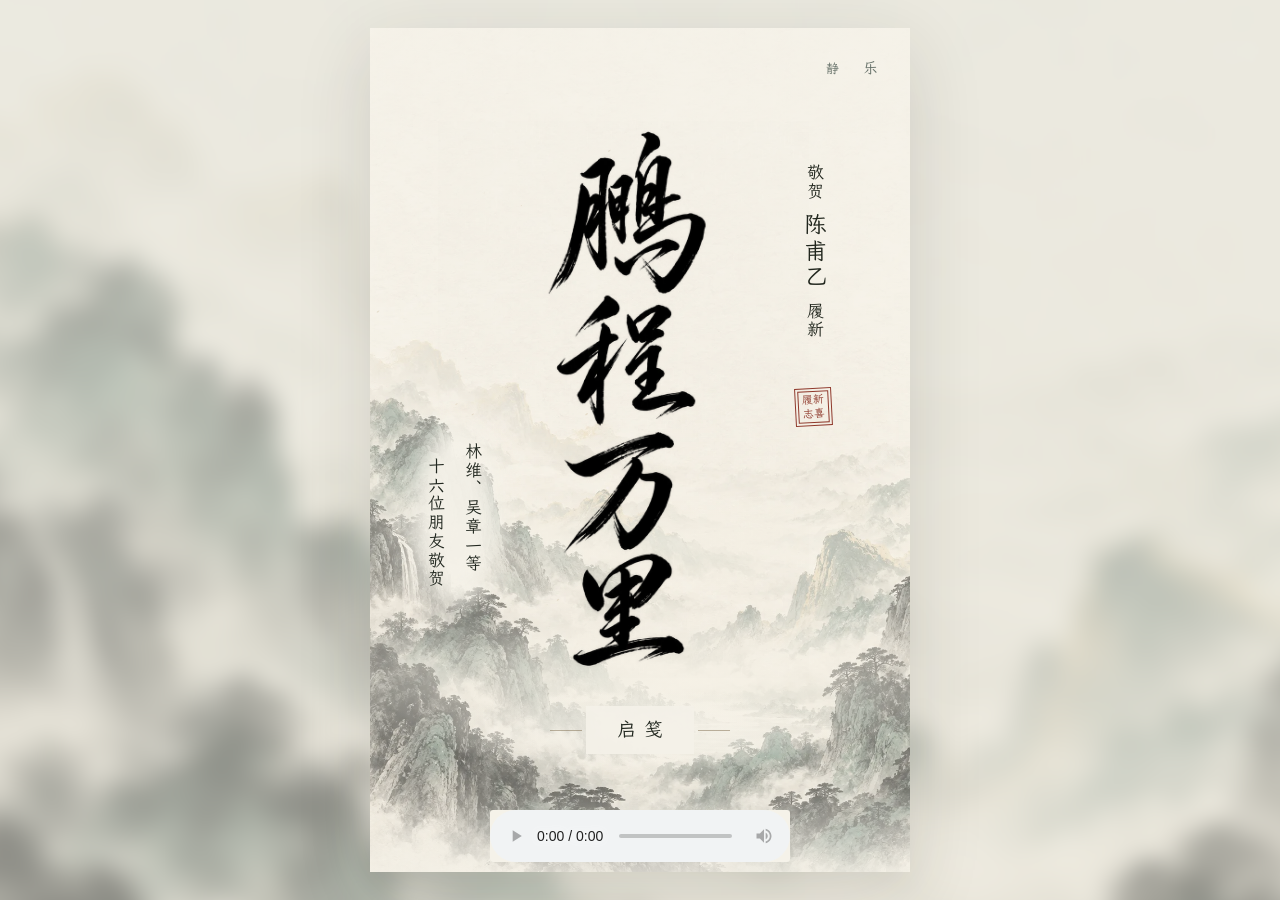
<file: index.html>
<!doctype html>
<html lang="zh-CN">
<head>
  <meta http-equiv="Content-Security-Policy" content="upgrade-insecure-requests">
  <meta charset="UTF-8">
  <meta name="viewport" content="width=device-width, initial-scale=1, viewport-fit=cover">
  <meta name="theme-color" content="#f3eee2">
  <meta name="robots" content="noindex, nofollow">
  <meta name="description" content="敬贺陈甫乙履新。鲲鹏展翅凌万里，骏马扬鞭赴新程。林维、吴章一等十六位朋友敬贺。">
  <meta property="og:title" content="敬贺陈甫乙履新">
  <meta property="og:description" content="鲲鹏展翅凌万里，骏马扬鞭赴新程。十六位朋友敬贺。">
  <meta property="og:type" content="website">
  <meta property="og:url" content="https://lewisanthonyywwcr9709-commits.github.io/qingyun-greeting/">
  <meta property="og:locale" content="zh_CN">
  <meta property="og:image" content="https://lewisanthonyywwcr9709-commits.github.io/qingyun-greeting/share-cover-calligraphy.png">
  <meta property="og:image:secure_url" content="https://lewisanthonyywwcr9709-commits.github.io/qingyun-greeting/share-cover-calligraphy.png">
  <meta property="og:image:type" content="image/png">
  <meta property="og:image:width" content="640">
  <meta property="og:image:height" content="640">
  <meta property="og:image:alt" content="履新志喜，敬贺陈甫乙履新，十六位朋友敬贺">
  <meta name="twitter:card" content="summary_large_image">
  <meta name="twitter:title" content="敬贺陈甫乙履新">
  <meta name="twitter:description" content="鲲鹏展翅凌万里，骏马扬鞭赴新程。十六位朋友敬贺。">
  <meta name="twitter:image" content="https://lewisanthonyywwcr9709-commits.github.io/qingyun-greeting/share-cover-calligraphy.png">
  <link rel="canonical" href="https://lewisanthonyywwcr9709-commits.github.io/qingyun-greeting/">
  <link rel="image_src" href="https://lewisanthonyywwcr9709-commits.github.io/qingyun-greeting/share-cover-calligraphy.png">
  <link rel="icon" type="image/png" href="./share-cover-calligraphy.png">
  <link rel="apple-touch-icon" href="./share-cover-calligraphy.png">
  <link rel="preload" as="image" href="./assets/title-running-script.webp">
  <link rel="preload" as="image" href="./assets/ink-mountains.webp">
  <link rel="preload" as="font" type="font/woff2" href="./assets/wenkai.woff2" crossorigin>
  <link rel="stylesheet" href="./style.css?v=ink11">
  <title>敬贺陈甫乙履新</title>
</head>
<body>
<main><div class="card music-enabled" id="card">
 <div class="landscape" aria-hidden="true"><img src="./assets/ink-mountains.webp" width="1000" height="1500" alt="" fetchpriority="high"><div class="sun"></div><div class="mist"></div><div class="mist second"></div></div>
 <canvas class="effects" id="effects" aria-hidden="true"></canvas>
 <div class="tools"><button class="tool" id="motion-toggle" aria-pressed="false" aria-label="暂停画面动效" title="暂停画面动效">静</button><button class="tool" id="music-toggle" aria-pressed="false" aria-label="播放配乐" title="播放配乐"><span class="sound-mark" aria-hidden="true">乐</span></button></div>
 <section class="cover" id="cover" aria-label="敬贺陈甫乙履新，请启笺">
  <h1 class="cover-heading"><img src="./assets/title-running-script.webp" width="800" height="1200" alt="鹏程万里" fetchpriority="high"></h1>
  <p class="dedication"><span>敬贺</span><strong>陈甫乙</strong><span>履新</span></p>
  <span class="cover-seal" aria-hidden="true">履新<br>志喜</span>
 </section>
  <p class="cover-signature"><span>林维、吴章一等</span><span>十六位朋友敬贺</span></p>
  <div class="cover-bottom"><button class="open-button" id="open-card" aria-controls="letter" aria-expanded="false">启笺</button></div>
 <section class="letter" id="letter" aria-label="履新贺词" inert>
  <header class="letter-heading">履新志喜</header>
  <h2 class="recipient" id="recipient" tabindex="-1"><span>敬贺</span> 陈甫乙 <span>履新</span></h2>
  <div class="poem" role="group" aria-label="鲲鹏展翅凌万里，骏马扬鞭赴新程。"><p aria-hidden="true">鲲鹏展翅凌万里<span class="punctuation">，</span></p><p aria-hidden="true">骏马扬鞭赴新程<span class="punctuation">。</span></p><span class="seal" aria-hidden="true"><span>同</span><span>贺</span></span></div>
  <footer class="signatures"><ul aria-label="送祝福的人"><li>林维</li><li>吴章一</li><li>陈灵坤</li><li>邱婕</li><li>马秀招</li><li>邹书</li><li>许鹭璐</li><li>章林景</li><li>黄婕</li><li>林植</li><li>翁娈</li><li>郑源</li><li>钱梦宾</li><li>陈贝铃</li><li>张泽艺</li><li>张帅</li></ul><p class="respectfully">十六位朋友 敬贺</p></footer>
  <nav class="actions" aria-label="贺卡操作"><button id="replay-card">重读此笺</button><button id="share-card">分享贺卡</button></nav>
  <p class="status" id="status" role="status" aria-live="polite"></p><div id="copy-fallback" hidden><label for="share-url">复制下方链接，即可分享这封贺笺</label><input id="share-url" type="url" readonly></div>
  <p class="music-credit">配乐：<a href="https://music.163.com/song?id=2686938595" target="_blank" rel="noopener">春和景明 · Soulloom苏洛牧</a></p>
 </section>
 <div class="music-dock" id="music-dock"><audio id="music" aria-label="春和景明 · Soulloom苏洛牧" src="https://music.163.com/song/media/outer/url?id=2686938595.mp3" autoplay loop controls controlslist="nodownload noplaybackrate" preload="metadata" playsinline></audio></div>
 <noscript><style>.cover,.cover-signature,.cover-bottom,.tools,.music-dock{display:none}.letter{visibility:visible;opacity:1;transform:none}.card{height:auto}</style><p class="noscript">敬贺陈甫乙履新。鲲鹏展翅凌万里，骏马扬鞭赴新程。</p></noscript>
</div></main>
<script src="./card.js?v=ink11" defer></script>
</body></html>
</file>
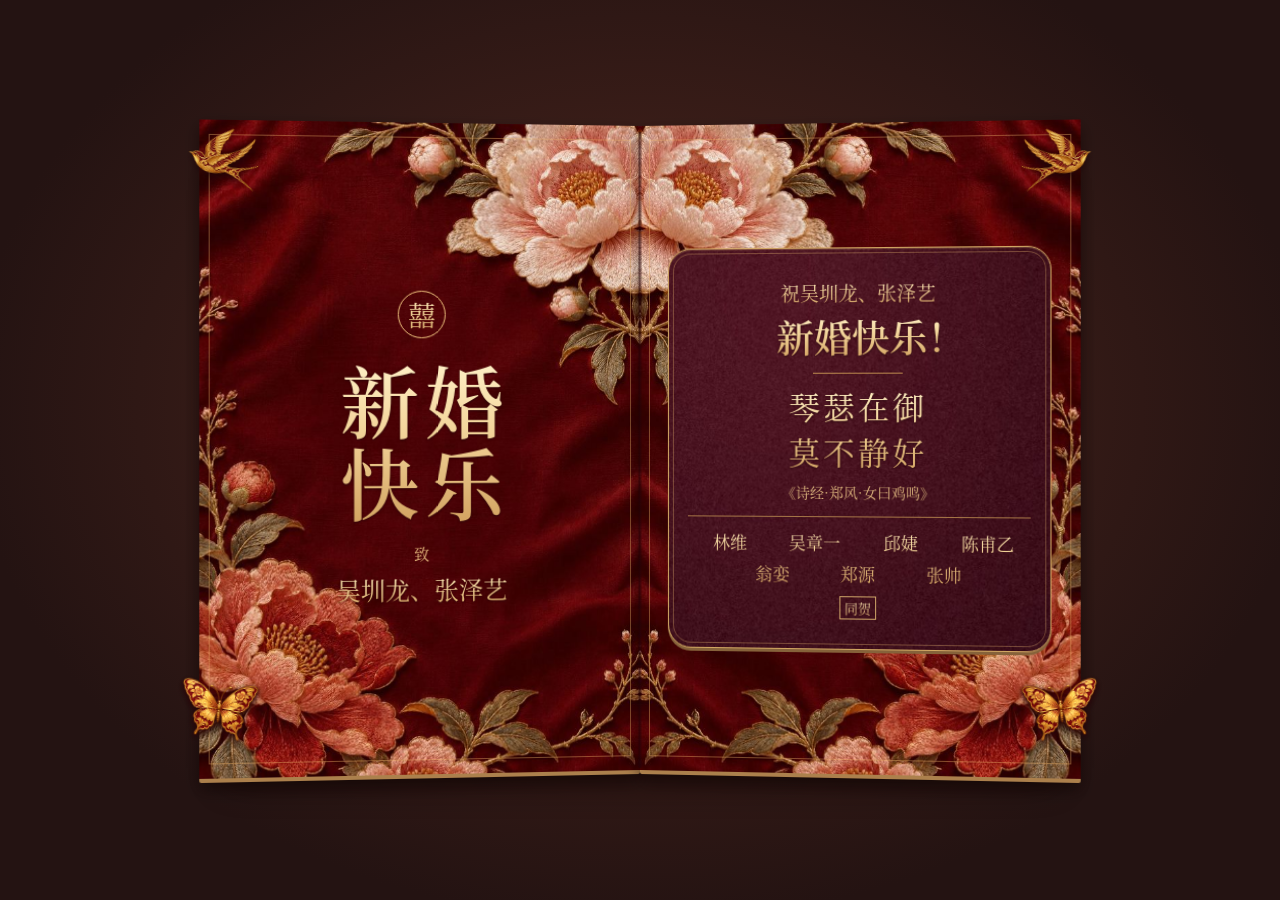
<file: wedding-27q8n6/index.html>
<!doctype html>
<html lang="zh-CN">
<head>
<meta charset="utf-8">
<meta name="viewport" content="width=device-width,initial-scale=1,viewport-fit=cover">
<meta name="theme-color" content="#241312">
<meta name="description" content="祝吴圳龙、张泽艺新婚快乐。">
<meta name="robots" content="noindex, nofollow, noarchive">
<meta property="og:type" content="website">
<meta property="og:title" content="吴圳龙、张泽艺 · 新婚快乐">
<meta property="og:description" content="琴瑟在御，莫不静好。">
<meta property="og:url" content="https://lewisanthonyywwcr9709-commits.github.io/qingyun-greeting/wedding-27q8n6/">
<meta property="og:image" content="https://lewisanthonyywwcr9709-commits.github.io/qingyun-greeting/wedding-27q8n6/assets/open-card-1200.jpg">
<link rel="preload" as="image" href="assets/silk-v2.jpg">
<link rel="preload" as="image" href="assets/wedding-butterfly.png">
<link rel="preload" as="font" href="assets/song-regular-v2.otf" type="font/otf" crossorigin>
<link rel="preload" as="font" href="assets/song-semibold-v2.otf" type="font/otf" crossorigin>
<title>吴圳龙、张泽艺 · 新婚快乐</title>
<style>
@font-face {
  font-family: WeddingSong;
  src: url("assets/song-regular-v2.otf") format("opentype");
  font-weight: 400;
  font-display: swap;
}
@font-face {
  font-family: WeddingSong;
  src: url("assets/song-semibold-v2.otf") format("opentype");
  font-weight: 600;
  font-display: swap;
}
:root {
  --silk: url("assets/silk-v2.jpg");
  color-scheme: dark;
  color: #f6dca2;
  background: #241312;
  font-family: WeddingSong, "Songti SC", SimSun, serif;
}
* { box-sizing: border-box; }
body { margin: 0; }
main {
  min-height: 100vh;
  min-height: 100svh;
  display: grid;
  place-items: center;
  padding: clamp(15px,5vw,52px);
  overflow: clip;
  background: radial-gradient(ellipse at 50% 45%,#50271e,#241312 74%);
}
.spread {
  width: min(100%, 54rem);
  aspect-ratio: 4 / 3;
  display: grid;
  grid-template-columns: 1fr 1fr;
  position: relative;
  isolation: isolate;
  container-type: inline-size;
  perspective: clamp(500px,160vw,1600px);
  perspective-origin: 50% 42%;
}
.spread::before {
  content: "";
  position: absolute;
  inset: 8% 2% -1%;
  z-index: -1;
  background: #130606c7;
  opacity: .88;
  filter: blur(18px);
  animation: spread-shadow 1050ms ease-out 120ms both;
}
.leaf {
  position: relative;
  isolation: isolate;
  display: grid;
  place-items: center;
  min-width: 0;
  transform-style: preserve-3d;
  border-bottom: clamp(1px,.45vw,4px) solid #ac804c;
  border-radius: 2px;
  background: #641018;
  box-shadow: 0 7px 16px #0d03028f;
}
.leaf::before, .leaf::after {
  content:"";
  position:absolute;
  inset:0;
  pointer-events:none;
}
.leaf::before {
  z-index:-2;
  background: var(--silk) center / 100% 100% no-repeat;
}
.leaf::after {
  z-index:-1;
  inset: 2.1%;
  border: 1px solid #e5ac656e;
}
.leaf--left {
  transform-origin: right center;
  --closed: 83deg;
  --open: 5deg;
  animation: unfold-leaf 1050ms cubic-bezier(.45,.04,.18,1) 120ms both;
}
.leaf--right {
  transform-origin: left center;
  --closed: -83deg;
  --open: -5deg;
  animation: unfold-leaf 1050ms cubic-bezier(.45,.04,.18,1) 120ms both;
}
.leaf--right::before { transform: scaleX(-1); }
.spine {
  position: absolute;
  z-index: 1;
  inset: 1% auto 1% 50%;
  width: clamp(2px,.6vw,5px);
  transform: translateX(-50%);
  background: linear-gradient(90deg,transparent,#2603089c,transparent);
  pointer-events: none;
}
@keyframes unfold-leaf { from { transform: rotateY(var(--closed)); } to { transform: rotateY(var(--open)); } }
@keyframes spread-shadow { from { transform: scaleX(.2); opacity: .17; } to { transform: scaleX(1); opacity: .88; } }
.cover-copy { text-align:center; padding: 0 6%; }
.cover-mark {
  width: clamp(22px,5vw,47px);
  aspect-ratio: 1;
  display: grid;
  place-items: center;
  margin: 0 auto clamp(7px,2.2vw,20px);
  border: 1px solid #edc17d;
  border-radius: 50%;
  font-size: clamp(13px,3vw,27px);
}
h1,h2,p,figure,blockquote,ul { margin:0; }
h1,h2 { font-weight:600; }
h1 { font-size: clamp(29px,7.8vw,77px); line-height:1.05; letter-spacing:.09em; padding-inline-start:.09em; }
h1 span { display:block; }
.to-label { margin-top:clamp(8px,2.3vw,20px); font-size:clamp(9px,2vw,15px); color:#edc384; }
.names { margin-top:clamp(2px,.8vw,7px); font-size:clamp(10px,2.8vw,24px); white-space:nowrap; }
.note-stage {
  display:grid;
  place-items:center;
  width: 87%;
  position:relative;
  isolation:isolate;
  perspective:450px;
}
.note-shadow {
  position:absolute;
  z-index:-1;
  inset:1%;
  border-radius:clamp(8px,2.7vw,23px);
  background:#1b030c;
  filter: blur(4px);
  animation: note-depth 7s ease-in-out 2450ms infinite both;
}
.note {
  width:100%;
  text-align:center;
  position:relative;
  isolation:isolate;
  padding: clamp(13px,3.4vw,30px) 5% clamp(12px,3.3vw,29px);
  border:1px solid #d2a863;
  border-radius:clamp(8px,2.7vw,23px);
  color:#ffe4a9;
  background:#4c1525 url("assets/wine-paper-v1.jpg") center / cover;
  box-shadow:0 3px 0 #86623a, inset 0 1px 1px #e8b97554;
  animation: note-float 7s ease-in-out 2450ms infinite both;
}
.note::before {
  content:"";
  position:absolute;
  inset:4px;
  border:1px solid #d5a46565;
  border-radius:clamp(5px,2.2vw,18px);
  pointer-events:none;
}
@keyframes note-float {
  0%,100% { transform: translate3d(0,0,0) rotateX(0); }
  50% { transform: translate3d(0,clamp(-8px,-.85vw,-3px),12px) rotateX(2deg); }
}
@keyframes note-depth {
  0%,100% { transform:translate3d(1px,4px,0) scale(.96); opacity:.75; }
  50% { transform:translate3d(2px,11px,0) scale(1.08); opacity:.49; }
}
.dedication { color:#e9c688; font-size:clamp(9px,2.25vw,19px); white-space:nowrap; }
h2 { font-size:clamp(16px,4.5vw,37px); margin-top: clamp(3px,.85vw,8px); line-height:1.2; white-space:nowrap; }
.wish-center {
  display:inline-block;
  white-space:nowrap;
  font-kerning:none;
  font-feature-settings:"halt" 0, "palt" 0;
}
/* Noto Serif SC places the exclamation's ink in the first third of its em. */
.wish-bang {
  display:inline-block;
  inline-size:.35em;
  text-align:start;
}
.divider { display:block; margin:clamp(6px,1.6vw,14px) auto clamp(4px,1.2vw,10px); width:26%; height:1px; background:#bc8a4e; }
.poem blockquote { font-size:clamp(14px,3.8vw,31px); line-height:1.45; letter-spacing:.09em; }
.poem blockquote span { display:block; }
.poem figcaption { margin-top:clamp(3px,.95vw,7px); font-size:clamp(7px,1.75vw,14px); color:#e1bb80; }
.signatures {
  list-style:none;
  display:flex;
  flex-wrap:wrap;
  justify-content:center;
  row-gap:clamp(2px,.7vw,6px);
  margin:clamp(6px,1.7vw,14px) auto 0;
  padding:clamp(5px,1.55vw,12px) 0 0;
  border-top:1px solid #a57546;
  color:#f5d8a1;
  font-size:clamp(8px,2vw,17px);
}
.signatures li { flex: 0 0 25%; white-space:nowrap; }
.seal {
  display:inline-block;
  margin-top:clamp(4px,1.2vw,10px);
  border:1px solid #cda467;
  padding:1px 4px;
  font-size:clamp(7px,1.75vw,13px);
}
.perched {
  position:absolute;
  z-index:2;
  inset:0;
  pointer-events:none;
  animation: show-perched 85ms linear 1170ms both;
}
@keyframes show-perched {
  from { opacity:0; }
  to { opacity:1; }
}
.perched > .bird, .perched > .butterfly {
  position:absolute;
  left:var(--land-x);
  top:var(--land-y);
  width:clamp(30px,8vw,76px);
  transform:translate(-50%,-50%) scaleX(var(--mirror,1)) rotate(var(--angle,0deg));
  filter:drop-shadow(0 3px 3px #210609af);
}
.perched .bird { --land-y:5%; }
.perched .butterfly {
  --land-y:90%;
  width:clamp(32px,10vw,82px);
  line-height:0;
}
.perched .butterfly.left { --land-x:.8%; }
.perched .butterfly.right { --land-x:99.2%; }
.butterfly-art {
  display:block;
  width:100%;
  height:auto;
  filter:brightness(1.12) drop-shadow(0 1px 2px #2b0207);
  transform-origin:center;
  animation: gentle-wing 5.4s ease-in-out 2.6s infinite both;
}
.right .butterfly-art { animation-delay: 2.95s; }
@keyframes gentle-wing {
  0%,100% { transform:scaleX(1) scaleY(1); }
  36% { transform:scaleX(.82) scaleY(1.035); }
  68% { transform:scaleX(.95) scaleY(1.01); }
}
@supports ((background-clip:text) or (-webkit-background-clip:text)) {
  h1, h2, .names, .dedication, .poem blockquote, .signatures, .cover-mark, .seal {
    background-image:
      linear-gradient(110deg, transparent 0 42%, #fff0c445 46%, #fff8ddc9 49%, #ffe5ac65 52%, transparent 57% 100%),
      linear-gradient(180deg, #fff0c8 0%, #f3d59b 43%, #d3a361 100%);
    background-size:270% 100%, 100% 100%;
    background-position:100% 50%, 0 0;
    background-repeat:no-repeat;
    background-clip:text;
    -webkit-background-clip:text;
    -webkit-text-fill-color:transparent;

  }
  h1 { animation: gold-sheen 9s ease-in-out 3s infinite both; }
  .note h2 { animation: gold-sheen 9s ease-in-out 3.45s infinite both; }
  .poem blockquote { animation: gold-sheen 9s ease-in-out 3.8s infinite both; }
  @keyframes gold-sheen {
    0% { background-position:100% 50%, 0 0; }
    47%,100% { background-position:0% 50%, 0 0; }
  }
}
h1, h2, .names, .poem blockquote {
  filter:drop-shadow(0 1px 1px #210509b5);
}
@media (forced-colors:active) {
  h1, h2, .names, .dedication, .poem blockquote, .signatures, .cover-mark, .seal {
    -webkit-text-fill-color:CanvasText;
  }
}
.perched .left { --land-x:2%; --mirror:-1; --angle:-9deg; }
.perched .right { --land-x:98%; --angle:-9deg; }
@media (orientation:landscape) and (max-height:600px) {
  main {
    min-height:100dvh;
    padding:8px max(16px,env(safe-area-inset-right)) 8px max(16px,env(safe-area-inset-left));
  }
  .spread {
    width:min(100%,calc(133.333dvh - 30px));
    container-type:inline-size;
  }
  .cover-mark { width:5.8cqw; font-size:3.45cqw; margin-bottom:2.35cqw; }
  h1 { font-size:8.7cqw; }
  .to-label { margin-top:2.5cqw; font-size:2.2cqw; }
  .names { margin-top:.85cqw; font-size:3cqw; }
  .note { padding:3.9cqw 5% 3.7cqw; }
  .dedication { font-size:2.52cqw; }
  h2 { font-size:5.0cqw; margin-top:.95cqw; }
  .divider { margin:1.8cqw auto 1.3cqw; }
  .poem blockquote { font-size:4.2cqw; }
  .poem figcaption { font-size:1.94cqw; margin-top:1.08cqw; }
  .signatures { font-size:2.23cqw; row-gap:.74cqw; margin-top:1.9cqw; padding-top:1.72cqw; }
  .seal { font-size:1.95cqw; margin-top:1.34cqw; }
  .perched > .bird { width:8.8cqw; }
  .perched > .butterfly { width:9.2cqw; }
}
@media (prefers-reduced-motion:reduce) {
  *, *::before { animation:none !important; }
  .leaf { transform:rotateY(var(--open)); }
  .note-shadow { transform:translate(1px,5px); filter:blur(4px); opacity:.67; }
}
</style>
</head>
<body>
<main>
  <article class="spread" aria-label="吴圳龙、张泽艺新婚贺卡">
    <section class="leaf leaf--left" aria-label="封面">
      <div class="cover-copy">
        <div class="cover-mark" aria-hidden="true">囍</div>
        <h1 aria-label="新婚快乐"><span>新婚</span><span>快乐</span></h1>
        <p class="to-label">致</p>
        <p class="names">吴圳龙、张泽艺</p>
      </div>
    </section>
    <section class="leaf leaf--right" aria-label="贺词">
      <div class="note-stage">
        <span class="note-shadow" aria-hidden="true"></span>
        <div class="note">
          <p class="dedication">祝吴圳龙、张泽艺</p>
          <h2><span class="wish-center">新婚快乐<span class="wish-bang">！</span></span></h2>
          <span class="divider" aria-hidden="true"></span>
          <figure class="poem">
            <blockquote cite="https://ctext.org/book-of-poetry/nu-yue-ji-ming/zhs"><span>琴瑟在御</span><span>莫不静好</span></blockquote>
            <figcaption>《诗经·郑风·女曰鸡鸣》</figcaption>
          </figure>
          <ul class="signatures" aria-label="署名"><li>林维</li><li>吴章一</li><li>邱婕</li><li>陈甫乙</li><li>翁娈</li><li>郑源</li><li>张帅</li></ul>
          <p class="seal">同贺</p>
        </div>
      </div>
    </section>
    <div class="spine" aria-hidden="true"></div>
    <div class="perched" aria-hidden="true">
      <img class="bird left" src="assets/wedding-swallow.png" alt="">
      <img class="bird right" src="assets/wedding-swallow.png" alt="">
      <span class="butterfly left"><img class="butterfly-art" src="assets/wedding-butterfly.png" width="208" height="159" alt=""></span>
      <span class="butterfly right"><img class="butterfly-art" src="assets/wedding-butterfly.png" width="208" height="159" alt=""></span>
    </div>
  </article>
</main>
</body>
</html>
</file>
<file: style.css>
/* Layer order: landscape 0, atmospheric effects 1, content 2, cover 3, controls 4. */
@font-face{font-family:BrushTitle;src:url('./assets/brush-title.woff2') format('woff2');font-display:swap;font-weight:400}
@font-face{font-family:WenKai;src:url('./assets/wenkai.woff2') format('woff2');font-display:swap;font-weight:400}
:root{color-scheme:light dark;--paper:#f3eee2;--ink:#243e37;--muted:#657068;--gold:#927038;--line:#92703855;--wash:#eee8d9;--panel:#f3eee2ed;--serif:WenKai,'Kaiti SC','STKaiti','Songti SC',serif}
*{box-sizing:border-box}body{margin:0;background:#e6e6dd;color:var(--ink);font-family:var(--serif);-webkit-font-smoothing:antialiased}body::before{content:'';position:fixed;inset:0;z-index:-1;background:linear-gradient(#e6e6ddb0,#e6e6dd80),url('./assets/ink-mountains.webp') center 60%/cover;filter:blur(12px);transform:scale(1.08)}button,input{font:inherit}button{cursor:pointer;-webkit-tap-highlight-color:transparent;touch-action:manipulation}button:focus-visible,input:focus-visible{outline:2px solid var(--gold);outline-offset:5px}button:active{transform:scale(.96)}[hidden]{display:none!important}button{white-space:nowrap}main{min-height:100svh;display:grid;place-items:center;padding:28px 16px}.card{position:relative;isolation:isolate;width:min(100%,540px);height:min(860px,calc(100svh - 56px));min-height:650px;overflow:hidden;background:var(--paper);box-shadow:0 24px 85px #20382f30}.card::after{content:'';position:absolute;inset:15px;border:1px solid var(--line);z-index:2;pointer-events:none}.landscape{position:absolute;inset:0;z-index:0;overflow:hidden;pointer-events:none}.landscape img{width:100%;height:100%;object-fit:cover;object-position:center bottom;display:block;transition:opacity 1.8s,transform 3s}.landscape::after{content:'';position:absolute;inset:0;background:linear-gradient(var(--paper) 0%,transparent 24%,transparent 90%,var(--paper));opacity:.25}.sun{position:absolute;right:12%;top:22%;width:140px;aspect-ratio:1;border:1px solid #bca16f66;border-radius:50%;background:radial-gradient(ellipse at 40% 35%,#dcc69726,transparent 68%)}.mist{position:absolute;left:-25%;bottom:12%;width:150%;height:180px;background:radial-gradient(ellipse,#f6f2e7ce,transparent 66%);animation:cloud 18s ease-in-out infinite alternate;pointer-events:none}.mist.second{bottom:32%;height:120px;opacity:.7;animation-delay:-9s}.effects{position:absolute;inset:0;z-index:1;pointer-events:none;width:100%;height:100%}.tools{position:absolute;right:29px;top:27px;display:flex;gap:10px;z-index:4}.tool{width:38px;height:38px;padding:0;border:1px solid var(--line);background:var(--panel);color:var(--ink);display:grid;place-items:center;border-radius:50%;font-size:14px}.tool[aria-pressed=true] .sound-mark{animation:music 5s linear infinite}.tool:has(.sound-mark){font-size:18px}.cover{position:absolute;inset:0;z-index:3;transition:opacity .85s ease .25s,visibility 0s 1.15s;overflow:hidden}.cover-eyebrow{position:absolute;top:38px;left:34px;margin:0;letter-spacing:.28em;font-size:14px;color:var(--gold)}.dedication{position:absolute;left:0;right:0;top:13%;text-align:center;font-size:18px;letter-spacing:.17em;margin:0}.dedication strong{font-weight:400;color:var(--ink);font-size:22px;margin:0 9px}.cover-heading{position:absolute;top:19%;left:0;right:0;margin:0;text-align:center;font-weight:400;font-size:clamp(49px,12.3vw,68px);line-height:1.24;letter-spacing:.12em;text-indent:.12em;color:var(--ink);text-shadow:0 2px 0 #fffffa60}.cover-heading span{display:block}.cover-heading span:last-child{margin-left:52px}.seal{display:inline-flex;align-items:center;justify-content:center;border:1px solid var(--gold);outline:1px solid var(--line);outline-offset:3px;font-size:12px;line-height:1.25;color:var(--gold);width:27px;height:44px;writing-mode:vertical-rl;letter-spacing:.15em}.cover-seal{position:absolute;top:22%;left:21%;transform:rotate(-4deg)}.cover-bottom{position:absolute;left:30px;right:30px;bottom:6.5%;text-align:center;z-index:2}.open-button{position:relative;display:inline-grid;place-items:center;min-width:118px;height:48px;padding:0 22px;border:1px solid #b79b6e;color:#f7f0dd;background:#294c40;box-shadow:0 0 0 4px #efe9dccc,0 0 0 5px #98783988;letter-spacing:.38em;text-indent:.38em;font-size:19px}.open-button::before,.open-button::after{content:'';width:26px;height:1px;background:var(--gold);position:absolute;top:50%}.open-button::before{right:calc(100% + 17px)}.open-button::after{left:calc(100% + 17px)}.cover-signature{font-size:12px;margin:23px 0 0;letter-spacing:.08em;color:var(--ink);text-shadow:0 1px 5px var(--paper)}.letter{position:relative;z-index:2;min-height:760px;display:flex;flex-direction:column;align-items:center;padding:78px 36px 30px;visibility:hidden;opacity:0;pointer-events:none;transition:opacity 1.2s .8s,transform 1.5s .6s;transform:translateY(24px)}.letter-heading{display:flex;align-items:center;gap:15px;letter-spacing:.28em;color:var(--gold);font-size:13px}.letter-heading::before,.letter-heading::after{content:'';height:1px;width:30px;background:var(--line)}.recipient{margin:20px 0 24px;font-size:30px;font-weight:400;letter-spacing:.15em;text-align:center;outline:none}.recipient span{font-size:14px;letter-spacing:.08em;vertical-align:middle}.poem{display:flex;flex-direction:row-reverse;justify-content:center;gap:40px;position:relative;align-self:center;margin:0;padding:8px 27px 25px}.poem p{writing-mode:vertical-rl;margin:0;font-size:33px;line-height:1.45;letter-spacing:.14em;white-space:nowrap}.poem p:last-child{padding-top:30px}.poem .punctuation{font-size:.7em}.poem .seal{position:absolute;bottom:18px;left:-12px}.signatures{margin-top:22px;width:100%;border-top:1px solid var(--line);padding-top:22px}.signatures ul{display:grid;grid-template-columns:repeat(4,minmax(0,1fr));gap:13px 10px;list-style:none;padding:0;margin:0;font-size:17px;text-align:center;white-space:nowrap}.respectfully{font-size:13px;text-align:center;letter-spacing:.3em;margin:21px 0 0;color:var(--gold)}.actions{display:flex;justify-content:center;gap:30px;margin-top:25px}.actions button{border:0;border-bottom:1px solid var(--line);background:transparent;color:var(--ink);min-height:44px;padding:8px 2px;font-size:14px}.status{font-family:system-ui,sans-serif;font-size:12px;line-height:1.7;letter-spacing:.02em;text-align:center;margin:12px 0 0;color:var(--ink)}.status:empty{display:none}#copy-fallback{font-family:system-ui,sans-serif;font-size:12px;line-height:1.7;width:100%;padding-top:12px}#share-url{width:100%;margin-top:8px;padding:10px;border:1px solid var(--line);background:var(--panel);color:var(--ink);font-size:14px}.card.open{height:auto;min-height:min(860px,calc(100svh - 56px))}.card.open .cover{opacity:0;visibility:hidden;pointer-events:none}.card.open .letter{visibility:visible;opacity:1;pointer-events:auto;transform:none}.card.open .landscape img{opacity:.23;transform:scale(1.06)}.card.open .mist{opacity:.25}.card.open .sun{opacity:.3}.card.open .letter>*{animation:letter-in 1.2s both;animation-delay:.55s}.card.open .letter>.poem{animation-delay:.8s}.card.open .letter>.signatures{animation-delay:1.05s}.card.quiet *,.card.quiet *::before,.card.quiet *::after{animation-play-state:paused!important}.noscript{position:relative;z-index:4;padding:35px;line-height:1.8}.page-note{font-size:11px;color:var(--muted);text-align:center;margin:14px 0 0;letter-spacing:.12em}
@keyframes soar{0%,100%{transform:translate(-5px,12px) rotate(-5deg)}50%{transform:translate(16px,-12px) rotate(1deg)}}@keyframes wing{0%,100%{transform:scaleY(.94) rotate(-1deg)}50%{transform:scaleY(1.035) rotate(1deg)}}@keyframes depart{to{transform:translate(30%,-90%) scale(.6) rotate(-12deg);opacity:0}}@keyframes cloud{to{transform:translateX(16%) translateY(-15px);opacity:.55}}@keyframes music{to{transform:rotate(360deg)}}@keyframes letter-in{from{opacity:0;transform:translateY(12px)}to{opacity:1;transform:translateY(0)}}
@media(max-width:600px){main{padding:0;display:block}.card{width:100%;height:100svh;min-height:620px;max-height:940px;box-shadow:none}.card.open{max-height:none;min-height:100svh}.card::after{inset:13px}.letter{padding:76px 31px max(28px,env(safe-area-inset-bottom));min-height:100svh}.poem{gap:35px}.poem p{font-size:32px}.tools{right:26px;top:25px}.cover-eyebrow{left:29px;top:36px}.cover-heading{font-size:clamp(50px,14vw,68px)}.cover-bottom{bottom:max(6.5%,env(safe-area-inset-bottom))}.cover-signature{font-size:12px}.page-note{display:none}}
@media(max-width:360px){.letter{padding-left:25px;padding-right:25px}.poem{gap:26px}.poem p{font-size:29px}.signatures ul{font-size:15px;gap:14px 4px}.cover-signature{font-size:11px}.recipient{font-size:28px}}
@media(max-height:720px){.cover-heading{font-size:51px;top:18%}.dedication{top:12%}.cover-bottom{bottom:7%}.cover-seal{top:21%}.card.open{min-height:760px}.letter{min-height:760px}}
@media(prefers-color-scheme:dark){:root{--paper:#172c29;--ink:#e1decc;--muted:#b7b8a7;--gold:#c3ab78;--line:#c3ab7855;--wash:#233b34;--panel:#20392ff2}body{background:#10221f}body::before{background:linear-gradient(#10221fd6,#10221faa),url('./assets/ink-mountains.webp') center/cover}.landscape img{opacity:.48;mix-blend-mode:luminosity}.landscape::after{background:linear-gradient(#172c29 0%,#172c2999 35%,transparent 100%);opacity:1}.cover-heading{text-shadow:none}.mist{opacity:.15}.cover-signature{text-shadow:0 2px 8px #132c24}.open-button{box-shadow:0 0 0 4px #20392f,0 0 0 5px #c3ab7888}.card.open .landscape img{opacity:.09}.sun{opacity:.3}}
@media(prefers-reduced-motion:reduce){*,*::before,*::after{animation:none!important;transition:none!important;scroll-behavior:auto!important}.card.open .cover{display:none}.letter{transform:none}.effects{display:none}}
.cover-bottom::before{content:'';position:absolute;inset:-10px -30px -75px;background:linear-gradient(transparent,var(--panel) 70%);z-index:-1;pointer-events:none}.cover-signature{font-size:13px}.tool .sound-mark{display:block}html{scroll-behavior:smooth}
@media(max-width:360px){.cover-signature{font-size:11px}}
@media(prefers-reduced-motion:reduce){html{scroll-behavior:auto}}

/* Brush script is exclusive to the four-character cover title. */
.cover-heading{font-family:BrushTitle,'Kaiti SC',serif;font-size:88px;top:21%;line-height:1.12;letter-spacing:.06em;text-indent:.06em;text-shadow:none}.cover-heading span:last-child{margin-left:56px}.cover-seal{top:25%;left:17%}
@media(max-width:600px){.cover-heading{font-size:clamp(72px,21vw,94px)}}
@media(max-height:720px){.cover-heading{font-size:72px;top:21%}.cover-seal{top:26%}}
/* Running-script hanging-scroll composition, inspired by historical ink calligraphy. */
:root{--paper:#f5f2e9;--ink:#222820;--gold:#766344;--line:#88765144;--panel:#f5f2e9ed;--seal:#963d31}
.card::after,.sun{display:none}.landscape img{opacity:.62}.landscape::after{opacity:.72;background:linear-gradient(var(--paper) 0%,transparent 55%,transparent 90%,var(--paper))}.card{box-shadow:0 20px 70px #282b2024}.tools{top:22px;right:22px;gap:2px}.tool{background:none;border:0;border-radius:0;width:36px;height:36px;color:var(--muted);font-size:13px}.tool:has(.sound-mark){font-size:15px}.cover-heading{position:absolute;top:11%;left:47%;right:auto;transform:translateX(-50%);width:88%;height:66%;font-size:inherit;line-height:1;margin:0;text-indent:0;letter-spacing:0;mix-blend-mode:multiply}.cover-heading img{display:block;width:100%;height:100%;object-fit:contain}.dedication{top:16%;right:15%;left:auto;bottom:auto;writing-mode:vertical-rl;display:flex;align-items:center;gap:10px;margin:0;font-size:17px;letter-spacing:.12em;text-align:start;height:auto}.dedication strong{font-weight:400;font-size:23px;letter-spacing:.16em;margin:0}.cover-seal{position:absolute;top:43%;left:auto;right:15%;transform:rotate(-3deg);writing-mode:horizontal-tb;text-align:center;border:1px solid var(--seal);outline:1px solid var(--seal);outline-offset:2px;color:var(--seal);font-size:12px;width:30px;height:34px;line-height:1.25;letter-spacing:.05em;padding:2px}.cover-signature{position:absolute;top:49%;left:14%;right:auto;bottom:auto;display:flex;flex-direction:row-reverse;gap:10px;margin:0;line-height:1.65;font-size:13px;letter-spacing:.12em;text-align:start;color:var(--ink);text-shadow:none}.cover-signature span{writing-mode:vertical-rl}.cover-signature span:last-child{padding-top:15px}.cover-bottom{bottom:6%;left:30px;right:30px}.cover-bottom::before{inset:-15px -30px -75px;background:linear-gradient(transparent,var(--panel) 85%)}.open-button{background:var(--panel);border:0;box-shadow:none;color:var(--ink);font-size:19px;min-width:108px;min-height:48px;letter-spacing:.42em;text-indent:.42em;padding:0 18px}.open-button::before,.open-button::after{background:#76634477;width:32px}.open-button::before{right:calc(100% + 4px)}.open-button::after{left:calc(100% + 4px)}.letter-heading{font-size:12px;letter-spacing:.4em}.recipient{font-size:29px;margin-bottom:30px}.poem{gap:49px;padding-bottom:28px}.poem p{font-size:34px;letter-spacing:.1em}.poem .seal{color:var(--seal);border-color:var(--seal);outline-color:var(--seal);font-size:11px;width:24px;height:39px}.signatures{padding-top:25px;margin-top:20px}.respectfully{color:var(--gold);letter-spacing:.25em}
@media(max-width:600px){.cover-heading{top:12%;width:88%;height:64%}.cover-seal{top:43%;left:auto}.cover-signature{font-size:13px}.letter{padding-top:78px}.poem p{font-size:33px}}
@media(max-width:360px){.dedication{right:12%;font-size:15px}.dedication strong{font-size:21px}.cover-seal{right:12%}.cover-signature{font-size:11px;left:12%;gap:7px}.poem{gap:36px}.poem p{font-size:29px}}
@media(max-height:720px){.cover-heading{top:10%;height:66%;font-size:inherit}.dedication{top:13%}.cover-seal{top:43%}.cover-bottom{bottom:6%}.cover-signature{top:48%}}
@media(prefers-color-scheme:dark){:root{--paper:#182820;--ink:#e8e4d8;--gold:#c3b18c;--panel:#182820e8;--seal:#d08b74}.cover-heading{mix-blend-mode:screen}.cover-heading img{filter:invert(.9)}.landscape img{opacity:.3}.landscape::after{background:linear-gradient(var(--paper),transparent);opacity:.8}.cover-signature{text-shadow:none}.open-button{background:var(--panel);box-shadow:none}.cover-bottom::before{background:linear-gradient(transparent,var(--panel) 85%)}}
.cover{mix-blend-mode:multiply}.cover-heading{mix-blend-mode:normal}.cover-seal{white-space:nowrap;width:31px;height:32px;padding:1px 0;font-size:11px;letter-spacing:0;line-height:14px}
@media(prefers-color-scheme:dark){.cover{mix-blend-mode:screen}.cover-heading{mix-blend-mode:normal}.cover-heading img{filter:invert(1)}}
.card>.cover-bottom{position:absolute;z-index:4;transition:opacity .35s,visibility 0s .35s}.card.open>.cover-bottom{opacity:0;visibility:hidden;pointer-events:none}.card>.cover-bottom::before{background:radial-gradient(ellipse at center,var(--panel),transparent 75%);inset:-16px 10% -20px}.open-button{background:var(--panel)}

/* Keep the sender inscription legible above the ink landscape on small phones. */
.card>.cover-signature{z-index:4;left:10%;font-size:17px;line-height:1.55;gap:10px;letter-spacing:.1em;color:var(--ink);isolation:isolate;pointer-events:none;transition:opacity .35s,visibility 0s .35s}
.card>.cover-signature::before{content:"";position:absolute;inset:-18px -14px;z-index:-1;background:var(--paper);border-radius:48%;filter:blur(12px);opacity:.96}
.card.open>.cover-signature{opacity:0;visibility:hidden}
@media(max-width:360px){.card>.cover-signature{left:7%;font-size:16px;gap:8px}}

.music-credit{margin:24px 0 0;text-align:center;font-family:WenKai,serif;font-size:12px;line-height:1.8;letter-spacing:.025em;color:var(--gold)}.music-credit a{color:inherit;text-decoration:none}.music-credit a:hover{text-decoration:underline}

/* Official player for the selected song; its single-track playlist repeats. */
.music-dock{position:absolute;z-index:5;bottom:10px;left:50%;transform:translateX(-50%);width:min(300px,calc(100% - 28px));height:52px;background:#f5f2e9;border-radius:3px;overflow:hidden}.music-dock iframe{display:block;width:100%;height:52px;border:0}.music-dock[hidden]{display:none}.card.music-enabled>.cover-bottom{bottom:14%}.card.open>.music-dock{position:relative;left:auto;bottom:auto;transform:none;margin:4px auto 22px}

/* Center the congratulatory seal below both poem columns, including on mobile. */
.poem{padding-bottom:66px}.poem .seal{left:50%;right:auto;bottom:10px;transform:translateX(-50%);width:28px;height:40px;display:grid;grid-template-rows:repeat(2,15px);align-content:center;justify-items:center;writing-mode:horizontal-tb;font-size:13px;line-height:15px;letter-spacing:0;padding:0;text-align:center}.poem .seal>span{display:block;width:100%;line-height:15px}

.music-dock audio{display:block;width:100%;height:52px}
</file>
